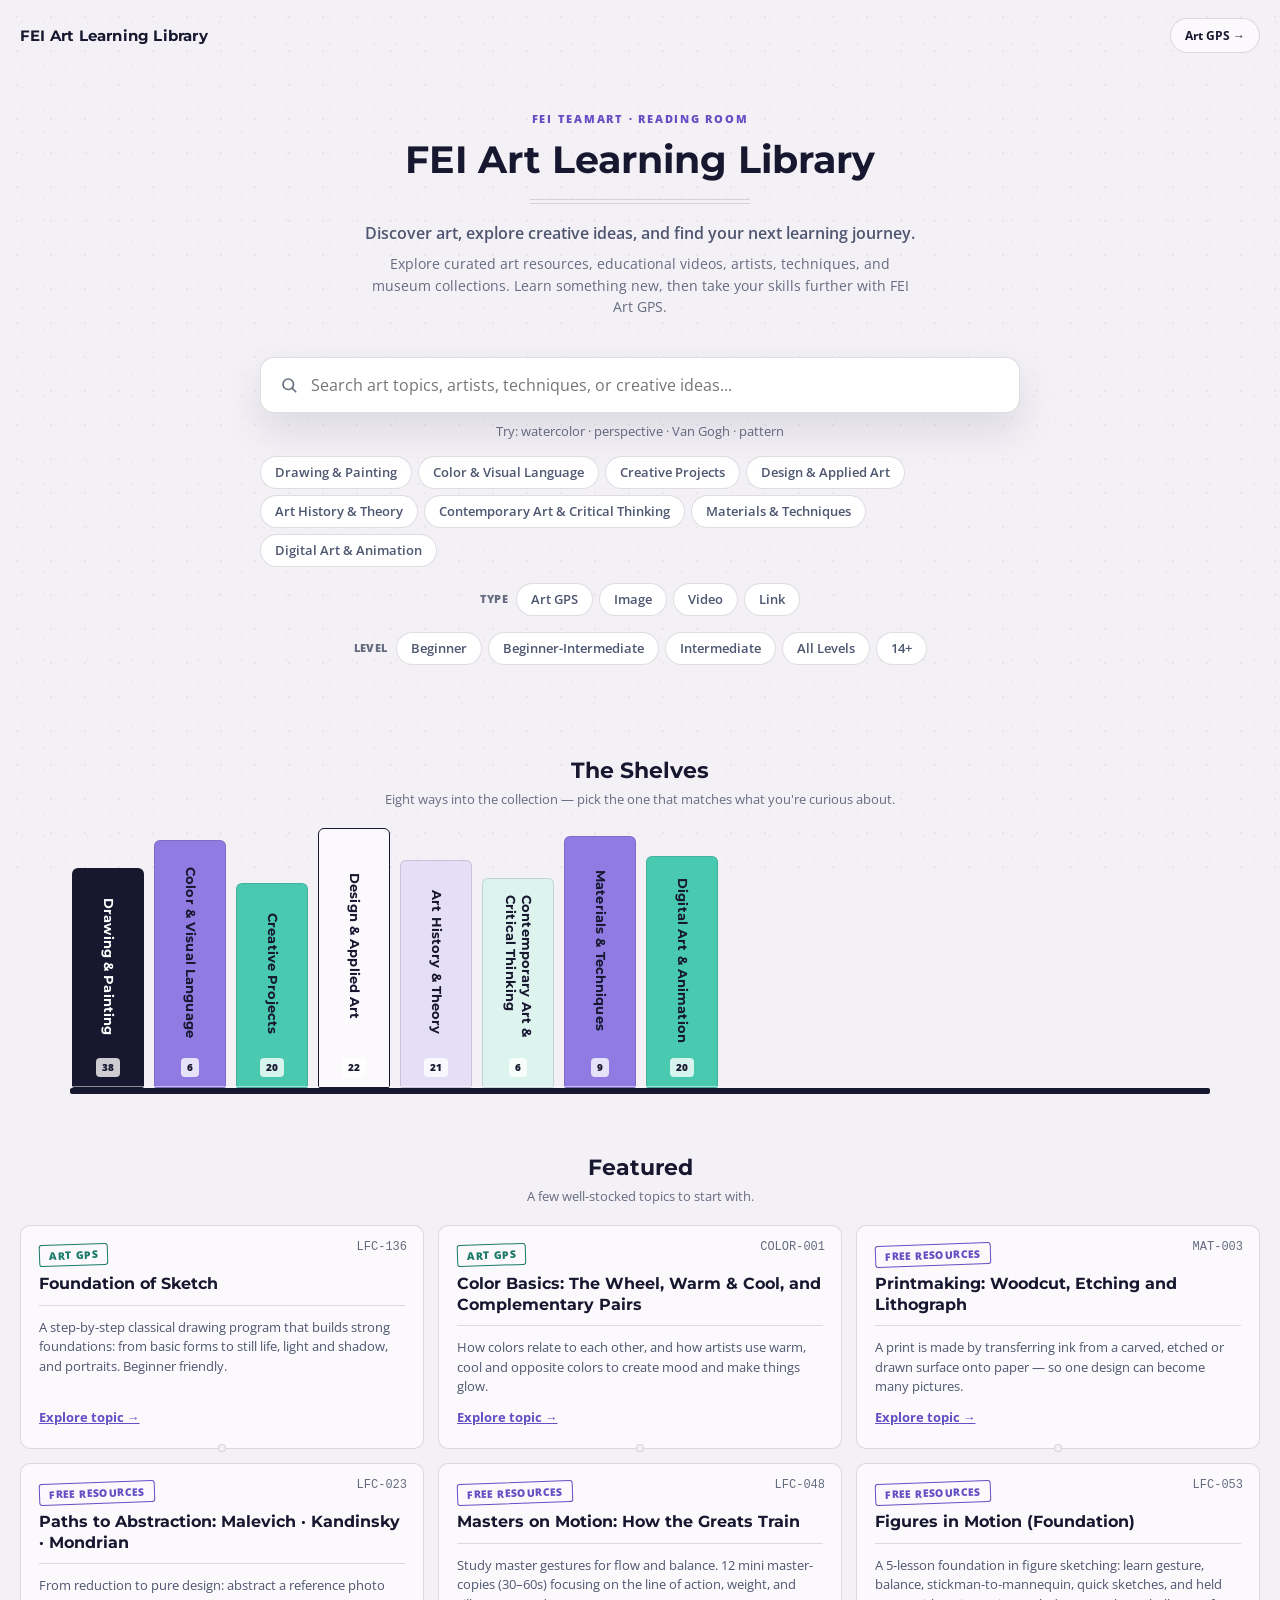
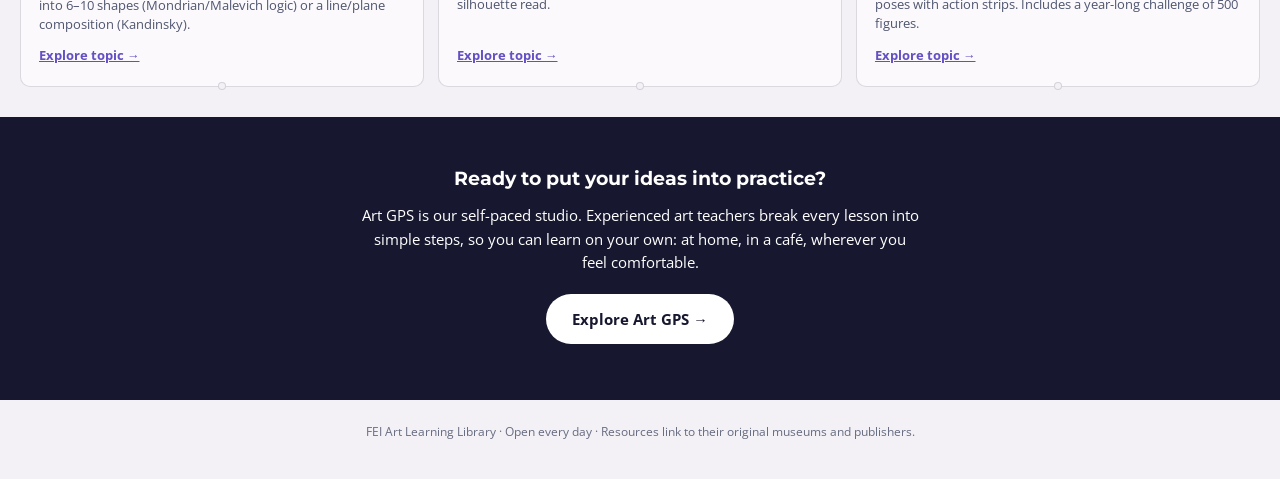
<file: index.html>
<!doctype html>
<html lang="en">
<head>
  <meta charset="utf-8">
  <meta name="viewport" content="width=device-width, initial-scale=1">
  <meta http-equiv="refresh" content="0; url=v3/index.html">
  <meta name="robots" content="noindex">
  <link rel="canonical" href="https://fayechenca-cmyk.github.io/lfc-classics-site/v3/index.html">
  <title>FEI Art Learning Library has moved</title>
  <link rel="preconnect" href="https://fonts.googleapis.com">
  <link rel="preconnect" href="https://fonts.gstatic.com" crossorigin>
  <link href="https://fonts.googleapis.com/css2?family=Montserrat:wght@400;700;800&family=Open+Sans:wght@400;600&display=swap" rel="stylesheet">
  <style>
    :root {
      --paper: #f3f0f6;
      --ink: #17182f;
      --text: #4f5670;
      --violet-text: #6450c4;
    }
    * { box-sizing: border-box; }
    html, body { margin: 0; padding: 0; }
    body {
      min-height: 100vh;
      display: flex;
      align-items: center;
      justify-content: center;
      background-color: var(--paper);
      background-image:
        radial-gradient(circle, rgba(23, 24, 47, 0.05) 1px, transparent 1px),
        radial-gradient(circle, rgba(23, 24, 47, 0.035) 1px, transparent 1px);
      background-size: 34px 34px, 22px 22px;
      background-position: 0 0, 11px 11px;
      font-family: 'Open Sans', sans-serif;
      color: var(--text);
      text-align: center;
      padding: 20px;
    }
    p { font-size: 15px; margin: 0; }
    a { color: var(--violet-text); font-weight: 700; text-decoration: underline; }
  </style>
</head>
<body>
  <p>The FEI Art Learning Library has moved. <a href="v3/index.html">Continue →</a></p>
  <script>
    location.replace('v3/index.html');
  </script>
</body>
</html>
</file>
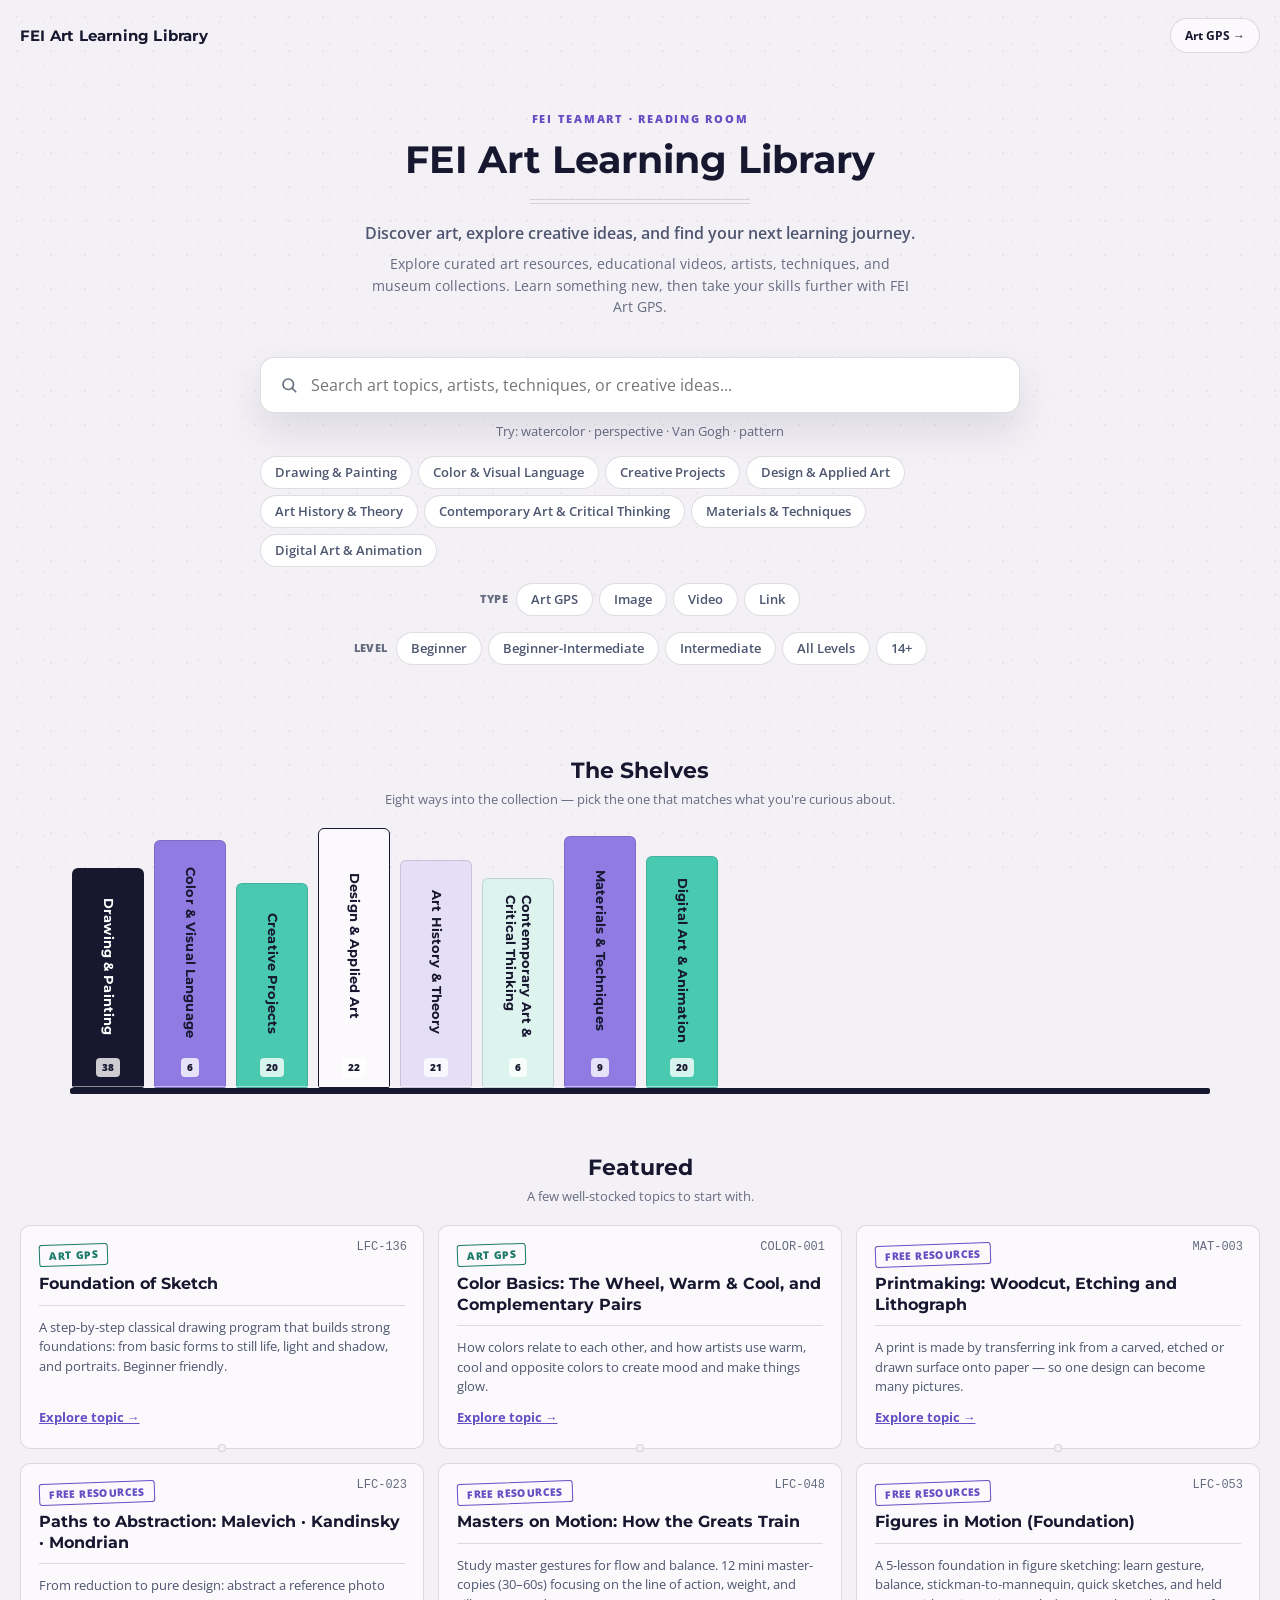
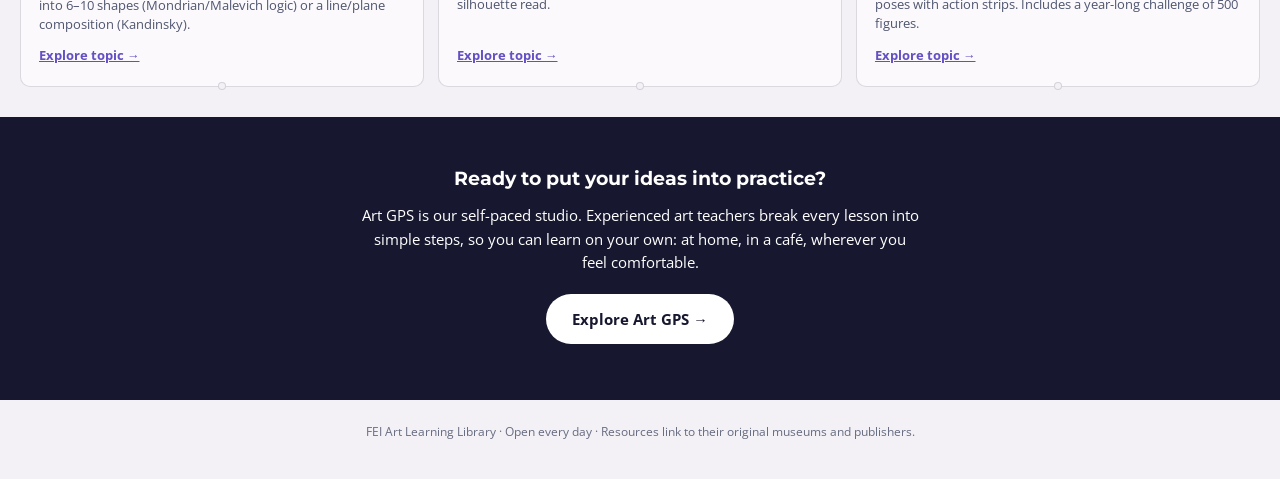
<file: v3/index.html>
<!doctype html>
<html lang="en">
<head>
  <meta charset="utf-8">
  <meta name="viewport" content="width=device-width, initial-scale=1">
  <title>FEI Art Learning Library</title>
  <meta name="description" content="Discover art, explore creative ideas, and find your next learning journey.">
  <link rel="preconnect" href="https://fonts.googleapis.com">
  <link rel="preconnect" href="https://fonts.gstatic.com" crossorigin>
  <link href="https://fonts.googleapis.com/css2?family=Montserrat:wght@400;700;800&family=Open+Sans:wght@400;600&display=swap" rel="stylesheet">
  <link rel="stylesheet" href="assets/css/tokens.css">
  <link rel="stylesheet" href="assets/css/library.css">
</head>
<body class="lib-dot-texture">

  <header class="lib-topbar">
    <span class="lib-logo">FEI Art Learning Library</span>
    <a class="lib-topbar-link" href="https://www.feiteamart.com/guided-practice-studio">Art GPS →</a>
  </header>

  <!-- A. Intro -->
  <section class="lib-hero">
    <div class="lib-eyebrow lib-hero-eyebrow">FEI TeamArt · Reading Room</div>
    <h1 class="lib-hero-title">FEI Art Learning Library</h1>
    <div class="lib-hero-rule" aria-hidden="true"><span></span><span></span></div>
    <p class="lib-hero-sub">Discover art, explore creative ideas, and find your next learning journey.</p>
    <p class="lib-hero-line">Explore curated art resources, educational videos, artists, techniques, and museum collections. Learn something new, then take your skills further with FEI Art GPS.</p>
  </section>

  <!-- B. Search -->
  <section class="lib-search-section" aria-label="Search the Library">
    <div class="lib-search-box">
      <label class="lib-search-label lib-visually-hidden" for="lib-search-input">Search the Library</label>
      <div class="lib-search-input-wrap">
        <input
          id="lib-search-input"
          class="lib-search-input"
          type="search"
          placeholder="Search art topics, artists, techniques, or creative ideas..."
          autocomplete="off"
        >
      </div>
      <p class="lib-search-hint">Try: watercolor · perspective · Van Gogh · pattern</p>

      <div class="lib-chip-row">
        <div class="lib-chip-group" id="lib-subject-chips" aria-label="Filter by subject"></div>
      </div>
      <div class="lib-chip-row">
        <div class="lib-chip-group" aria-label="Filter by resource type">
          <span class="lib-chip-group-label">Type</span>
          <div id="lib-type-chips" style="display:contents;">
            <button type="button" class="lib-chip" data-value="smartclass" aria-pressed="false">Art GPS</button>
            <button type="button" class="lib-chip" data-value="image" aria-pressed="false">Image</button>
            <button type="button" class="lib-chip" data-value="video" aria-pressed="false">Video</button>
            <button type="button" class="lib-chip" data-value="link" aria-pressed="false">Link</button>
          </div>
        </div>
      </div>
      <div class="lib-chip-row">
        <div class="lib-chip-group" aria-label="Filter by level">
          <span class="lib-chip-group-label">Level</span>
          <div id="lib-level-chips" style="display:contents;"></div>
        </div>
      </div>

      <div class="lib-results">
        <p class="lib-results-meta" id="lib-results-meta"></p>
        <div id="lib-results"></div>
      </div>

      <section id="lib-museum-section" aria-label="From Museum Collections" style="display:none; margin-top:30px;">
        <!-- populated by assets/js/museum-ui.js -->
      </section>
    </div>
  </section>

  <!-- C. Browse by Subject -> The Shelves -->
  <section class="lib-section" aria-label="Browse by subject">
    <div class="lib-section-heading">
      <h2 class="lib-section-title">The Shelves</h2>
      <p class="lib-section-sub">Eight ways into the collection — pick the one that matches what you're curious about.</p>
    </div>
    <div class="lib-container">
      <div class="lib-shelf-row" id="lib-categories"></div>
      <div class="lib-shelf-line" aria-hidden="true"></div>
      <p class="lib-shelf-scroll-hint">Scroll to see more shelves →</p>
    </div>
  </section>

  <!-- D. Featured -->
  <section class="lib-section" aria-label="Featured topics">
    <div class="lib-section-heading">
      <h2 class="lib-section-title">Featured</h2>
      <p class="lib-section-sub">A few well-stocked topics to start with.</p>
    </div>
    <div class="lib-grid lib-grid-3" id="lib-featured"></div>
  </section>

  <!-- E. Continue in Art GPS -->
  <section class="lib-cta-section" aria-label="Continue in Art GPS">
    <div class="lib-cta-box">
      <h2 class="lib-cta-heading">Ready to put your ideas into practice?</h2>
      <p class="lib-cta-text">Art GPS is our self-paced studio. Experienced art teachers break every lesson into simple steps, so you can learn on your own: at home, in a café, wherever you feel comfortable.</p>
      <a class="lib-cta-btn" id="lib-smartclass-cta-btn" href="https://www.feiteamart.com/guided-practice-studio">Explore Art GPS →</a>
    </div>
  </section>

  <footer class="lib-footer">
    FEI Art Learning Library &middot; Open every day &middot; Resources link to their original museums and publishers.
  </footer>

  <script type="module" src="assets/js/home.js"></script>
</body>
</html>
</file>
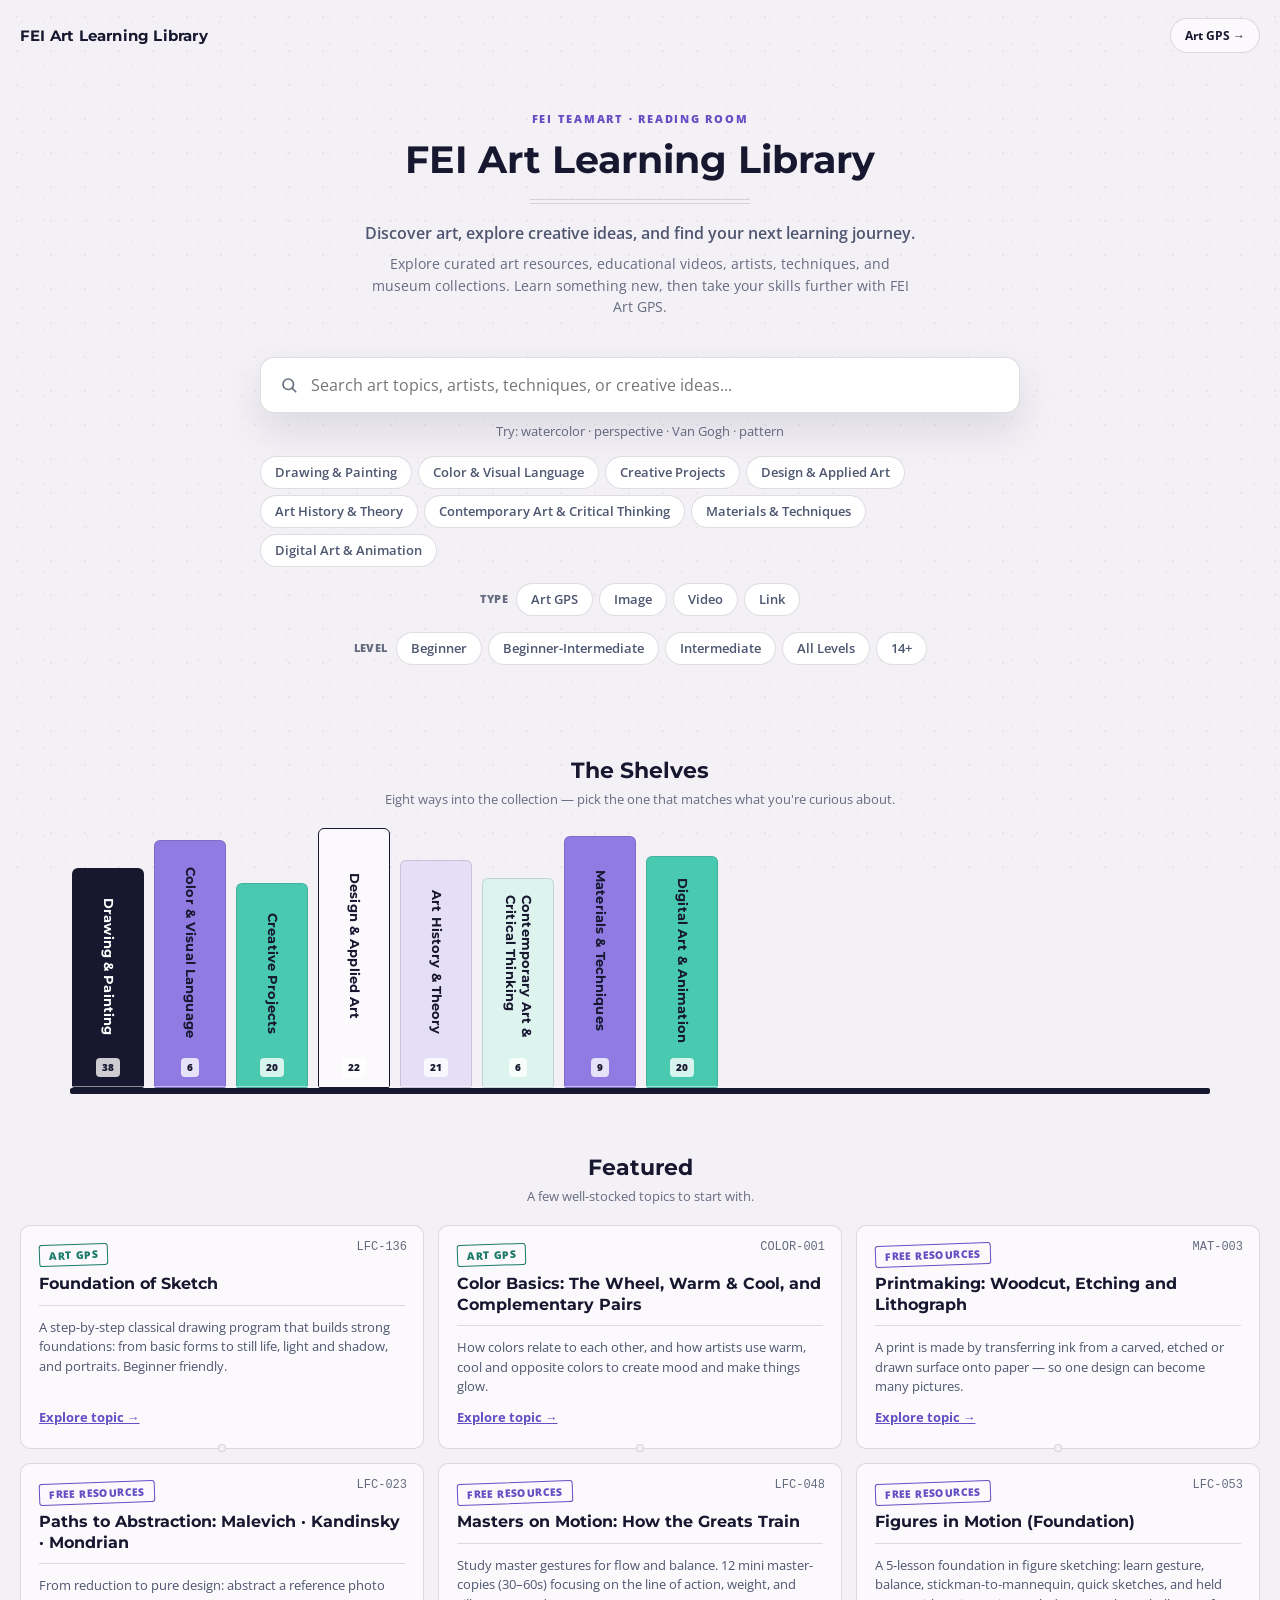
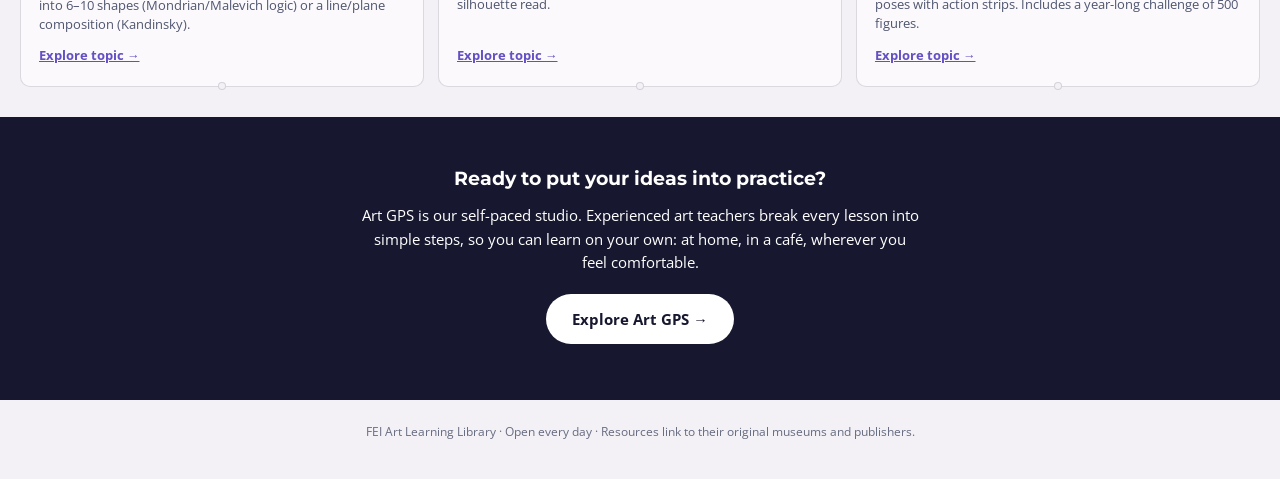
<file: v2/hub-v2.html>
<!doctype html>
<html lang="en">
<head>
  <meta charset="utf-8">
  <meta name="viewport" content="width=device-width, initial-scale=1">
  <meta http-equiv="refresh" content="0; url=../v3/index.html">
  <meta name="robots" content="noindex">
  <link rel="canonical" href="https://fayechenca-cmyk.github.io/lfc-classics-site/v3/index.html">
  <title>FEI Art Learning Library has moved</title>
  <link rel="preconnect" href="https://fonts.googleapis.com">
  <link rel="preconnect" href="https://fonts.gstatic.com" crossorigin>
  <link href="https://fonts.googleapis.com/css2?family=Montserrat:wght@400;700;800&family=Open+Sans:wght@400;600&display=swap" rel="stylesheet">
  <style>
    :root {
      --paper: #f3f0f6;
      --ink: #17182f;
      --text: #4f5670;
      --violet-text: #6450c4;
    }
    * { box-sizing: border-box; }
    html, body { margin: 0; padding: 0; }
    body {
      min-height: 100vh;
      display: flex;
      align-items: center;
      justify-content: center;
      background-color: var(--paper);
      background-image:
        radial-gradient(circle, rgba(23, 24, 47, 0.05) 1px, transparent 1px),
        radial-gradient(circle, rgba(23, 24, 47, 0.035) 1px, transparent 1px);
      background-size: 34px 34px, 22px 22px;
      background-position: 0 0, 11px 11px;
      font-family: 'Open Sans', sans-serif;
      color: var(--text);
      text-align: center;
      padding: 20px;
    }
    p { font-size: 15px; margin: 0; }
    a { color: var(--violet-text); font-weight: 700; text-decoration: underline; }
  </style>
</head>
<body>
  <p>The FEI Art Learning Library has moved. <a href="../v3/index.html">Continue →</a></p>
  <script>
    location.replace('../v3/index.html');
  </script>
</body>
</html>
</file>
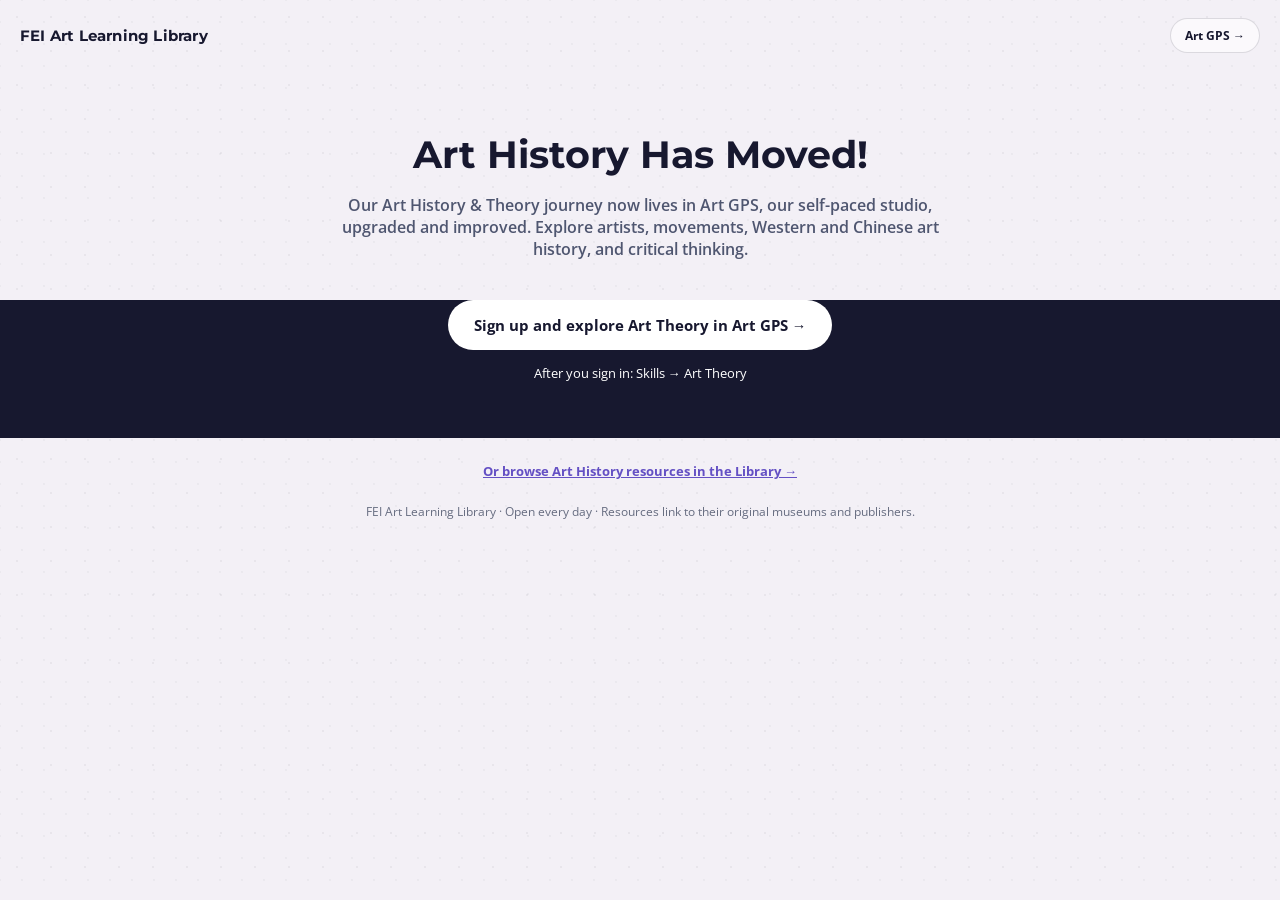
<file: v3/art-history.html>
<!doctype html>
<html lang="en">
<head>
  <meta charset="utf-8">
  <meta name="viewport" content="width=device-width, initial-scale=1">
  <title>Art History Has Moved</title>
  <link rel="preconnect" href="https://fonts.googleapis.com">
  <link rel="preconnect" href="https://fonts.gstatic.com" crossorigin>
  <link href="https://fonts.googleapis.com/css2?family=Montserrat:wght@400;700;800&family=Open+Sans:wght@400;600&display=swap" rel="stylesheet">
  <link rel="stylesheet" href="assets/css/tokens.css">
  <link rel="stylesheet" href="assets/css/library.css">
</head>
<body class="lib-dot-texture">

  <header class="lib-topbar">
    <a class="lib-logo" href="index.html">FEI Art Learning Library</a>
    <a class="lib-topbar-link" href="https://www.feiteamart.com/guided-practice-studio">Art GPS →</a>
  </header>

  <section class="lib-hero" style="padding-top:60px;">
    <h1 class="lib-hero-title">Art History Has Moved!</h1>
    <p class="lib-hero-sub">Our Art History &amp; Theory journey now lives in Art GPS, our self-paced studio, upgraded and improved. Explore artists, movements, Western and Chinese art history, and critical thinking.</p>
  </section>

  <section class="lib-cta-section" style="padding-top:0;">
    <div class="lib-cta-box">
      <a class="lib-cta-btn" id="art-history-cta-btn" href="https://www.feiteamart.com/guided-practice-studio">Sign up and explore Art Theory in Art GPS →</a>
      <div style="margin-top:14px; font-size:13px; color:#fff;">After you sign in: Skills → Art Theory</div>
    </div>
  </section>

  <p style="margin:24px auto 0; text-align:center; font-size:13px;">
    <a href="index.html#subject=art-history-theory" style="text-decoration:underline; color:var(--violet-text); font-weight:700;">Or browse Art History resources in the Library →</a>
  </p>

  <footer class="lib-footer">
    FEI Art Learning Library &middot; Open every day &middot; Resources link to their original museums and publishers.
  </footer>

  <script type="module">
    import { loadLibraryData } from './assets/js/data-loader.js';
    loadLibraryData().then(({ smartclass }) => {
      const btn = document.getElementById('art-history-cta-btn');
      if (btn && smartclass && smartclass.entry) btn.href = smartclass.entry;
    }).catch(() => {});
  </script>
</body>
</html>
</file>
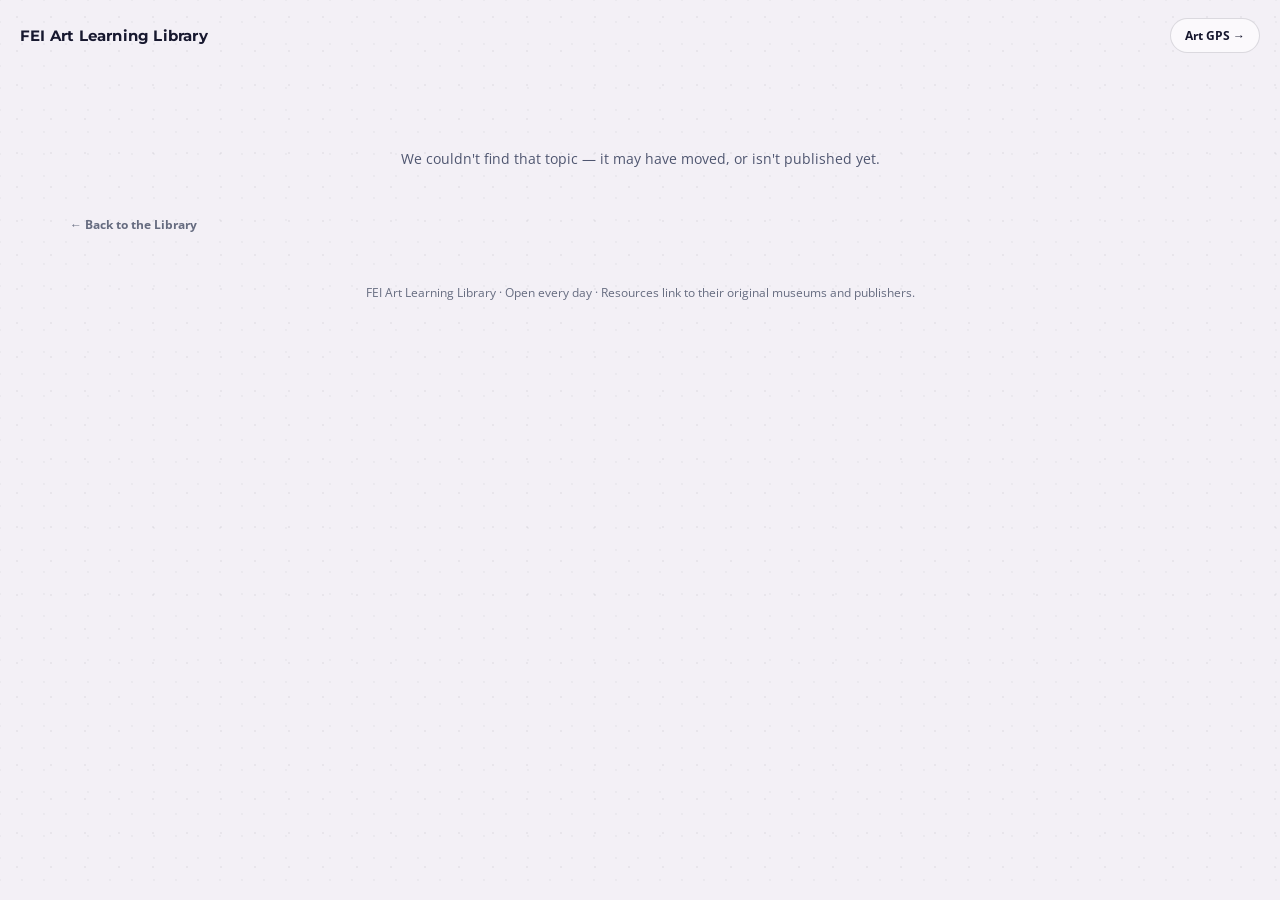
<file: v3/topic.html>
<!doctype html>
<html lang="en">
<head>
  <meta charset="utf-8">
  <meta name="viewport" content="width=device-width, initial-scale=1">
  <title>Topic · FEI Art Learning Library</title>
  <link rel="preconnect" href="https://fonts.googleapis.com">
  <link rel="preconnect" href="https://fonts.gstatic.com" crossorigin>
  <link href="https://fonts.googleapis.com/css2?family=Montserrat:wght@400;700;800&family=Open+Sans:wght@400;600&display=swap" rel="stylesheet">
  <link rel="stylesheet" href="assets/css/tokens.css">
  <link rel="stylesheet" href="assets/css/library.css">
</head>
<body class="lib-dot-texture">

  <header class="lib-topbar">
    <a class="lib-logo" href="index.html">FEI Art Learning Library</a>
    <a class="lib-topbar-link" href="https://www.feiteamart.com/guided-practice-studio">Art GPS →</a>
  </header>

  <main id="lib-topic-root">
    <!-- populated by assets/js/topic.js -->
  </main>

  <footer class="lib-footer">
    FEI Art Learning Library &middot; Open every day &middot; Resources link to their original museums and publishers.
  </footer>

  <script type="module" src="assets/js/topic.js"></script>
</body>
</html>
</file>
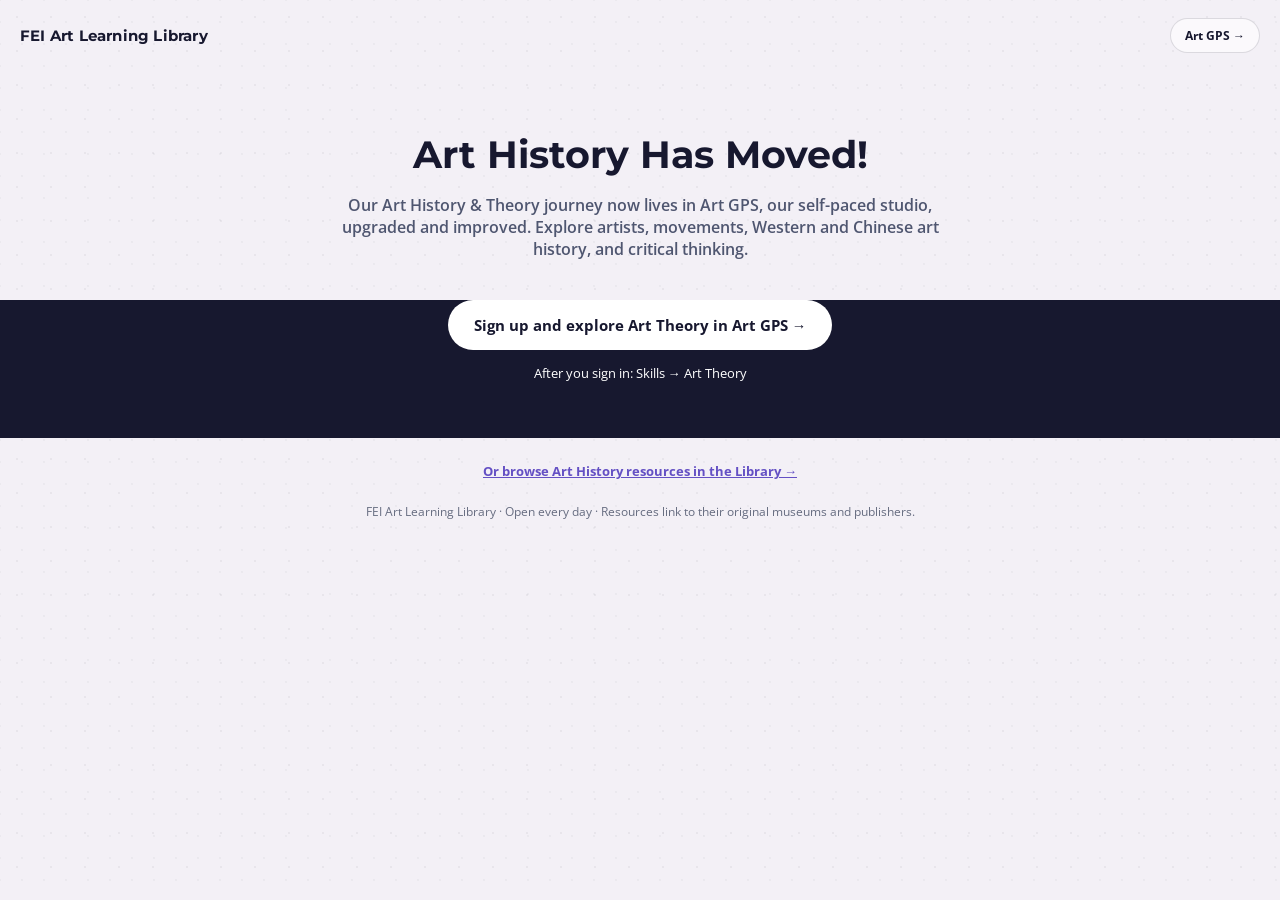
<file: v2/pages/art-history-entry.html>
<!doctype html>
<html lang="en">
<head>
  <meta charset="utf-8">
  <meta name="viewport" content="width=device-width, initial-scale=1">
  <meta http-equiv="refresh" content="0; url=../../v3/art-history.html">
  <meta name="robots" content="noindex">
  <link rel="canonical" href="https://fayechenca-cmyk.github.io/lfc-classics-site/v3/art-history.html">
  <title>FEI Art Learning Library has moved</title>
  <link rel="preconnect" href="https://fonts.googleapis.com">
  <link rel="preconnect" href="https://fonts.gstatic.com" crossorigin>
  <link href="https://fonts.googleapis.com/css2?family=Montserrat:wght@400;700;800&family=Open+Sans:wght@400;600&display=swap" rel="stylesheet">
  <style>
    :root {
      --paper: #f3f0f6;
      --ink: #17182f;
      --text: #4f5670;
      --violet-text: #6450c4;
    }
    * { box-sizing: border-box; }
    html, body { margin: 0; padding: 0; }
    body {
      min-height: 100vh;
      display: flex;
      align-items: center;
      justify-content: center;
      background-color: var(--paper);
      background-image:
        radial-gradient(circle, rgba(23, 24, 47, 0.05) 1px, transparent 1px),
        radial-gradient(circle, rgba(23, 24, 47, 0.035) 1px, transparent 1px);
      background-size: 34px 34px, 22px 22px;
      background-position: 0 0, 11px 11px;
      font-family: 'Open Sans', sans-serif;
      color: var(--text);
      text-align: center;
      padding: 20px;
    }
    p { font-size: 15px; margin: 0; }
    a { color: var(--violet-text); font-weight: 700; text-decoration: underline; }
  </style>
</head>
<body>
  <p>The FEI Art Learning Library has moved. <a href="../../v3/art-history.html">Continue →</a></p>
  <script>
    location.replace('../../v3/art-history.html');
  </script>
</body>
</html>
</file>
<file: v3/assets/css/tokens.css>
/* FEI Art Learning Library (v3) -- design tokens, matching the brand
   palette on the live feiteamart.com homepage. No gradients anywhere.

   Two values were darkened from the values given in the brief to pass
   WCAG AA at the sizes they are actually used at (captions/meta and
   small Smart Class marks are body-size text, which needs 4.5:1, not
   the 3:1 large-text/UI minimum):
     --muted     #7a8198 -> #666c80  (was 3.43:1 on --paper, now 4.63:1)
     --mint-text #1f8a75 -> #1b7a68  (was 3.76:1 on --paper, now 4.62:1)
   Every other token as given already passes AA at its intended use
   (see the contrast check run before this file was written). */
:root {
  --font-display: 'Montserrat', sans-serif;
  --font-body: 'Open Sans', sans-serif;

  --ink: #17182f;
  --ink-soft: #26284a;
  --text: #4f5670;
  --muted: #666c80;
  --violet: #8f7be2;
  --violet-text: #6450c4;
  --mint: #48c9b0;
  --mint-text: #1b7a68;
  --paper: #f3f0f6;
  --paper-card: #fbf9fc;
  --line: rgba(23, 24, 47, 0.14);

  /* Light tints for the shelf spines -- about 20-30% of each accent
     mixed into --paper-card, computed once here rather than relying
     on color-mix() (not yet universal) in the stylesheet that uses them. */
  --violet-tint: #e4def7;
  --mint-tint: #dcf3ee;

  --radius-pill: 999px;
  --radius-md: 14px;
  --radius-sm: 10px;

  --shadow-mat: 0 18px 40px rgba(23, 24, 47, 0.1);

  --max-width: 1180px;
  --page-pad: 20px;
}

/* The homepage's dot texture -- two layered radial-gradient dot
   patterns, not a color wash. Allowed: the brief only bans gradients
   used as a color transition/wash, not a repeating dot pattern. */
.lib-dot-texture {
  background-color: var(--paper);
  background-image:
    radial-gradient(circle, rgba(23, 24, 47, 0.05) 1px, transparent 1px),
    radial-gradient(circle, rgba(23, 24, 47, 0.035) 1px, transparent 1px);
  background-size: 34px 34px, 22px 22px;
  background-position: 0 0, 11px 11px;
}

/* ── Buttons ── */
.lib-btn-primary {
  display: inline-flex;
  align-items: center;
  justify-content: center;
  gap: 6px;
  background: var(--ink);
  color: #fff;
  font-family: var(--font-body);
  font-weight: 700;
  font-size: 14.5px;
  border-radius: var(--radius-pill);
  min-height: 50px;
  padding: 0 26px;
  border: none;
  transition: transform 0.15s ease, background 0.15s ease;
}
.lib-btn-primary:hover {
  background: var(--ink-soft);
  transform: translateY(-2px);
}
@media (prefers-reduced-motion: reduce) {
  .lib-btn-primary:hover { transform: none; }
}

.lib-btn-secondary {
  display: inline-flex;
  align-items: center;
  justify-content: center;
  gap: 6px;
  background: transparent;
  color: var(--ink);
  font-family: var(--font-body);
  font-weight: 700;
  font-size: 13.5px;
  border-radius: var(--radius-pill);
  min-height: 42px;
  padding: 0 20px;
  border: 1px solid var(--line);
  transition: border-color 0.15s ease;
}
.lib-btn-secondary:hover { border-color: var(--ink); }

/* ── Eyebrow labels ── */
.lib-eyebrow {
  font-family: var(--font-body);
  font-size: 11px;
  font-weight: 800;
  letter-spacing: 0.16em;
  text-transform: uppercase;
  color: var(--violet-text);
}

/* ── Focus visibility (violet ring everywhere) ── */
a:focus-visible,
button:focus-visible,
input:focus-visible,
[tabindex]:focus-visible {
  outline: 3px solid var(--violet);
  outline-offset: 2px;
  border-radius: var(--radius-sm);
}
</file>
<file: v3/assets/css/library.css>
/* FEI Art Learning Library (v3) -- shared styles.
   Visual Refresh (Part A), commit A2 of 2: topic cards and the topic
   page -- catalog index cards (call number, ruled title line, punched
   hole, library stamps), the topic page's bookmark ribbon, eyebrow
   section headings, museum-mat image resources and the quiet
   "CHECKED <MONTH YEAR>" date stamp. Commit A1 (tokens, global styles,
   the homepage) landed first; see assets/css/tokens.css for the brand
   palette and the WCAG AA contrast note.

   A handful of lower-traffic A1-owned rules (the topbar link, results
   meta/empty-state text, the search field shadow) still read through
   the --lib-* alias block below rather than the real token names --
   left as-is since they resolve to the same values either way and
   are out of this commit's own scope. */

:root {
  --lib-bg: var(--paper);
  --lib-card: var(--paper-card);
  --lib-ink: var(--ink);
  --lib-text-soft: var(--muted);
  --lib-text-mid: var(--text);
  --lib-line: var(--line);

  --lib-purple: var(--violet-text);
  --lib-gradient: var(--violet-text);
  --lib-gold: var(--mint-text);

  --radius-lg: 24px;
  --radius-md: 16px;
  --radius-sm: 10px;
  --radius-pill: 999px;

  --shadow-soft: var(--shadow-mat);
  --shadow-card: 0 6px 18px rgba(23, 24, 47, 0.06);

  --transition-fast: 0.15s ease;
}

* { box-sizing: border-box; }

html, body {
  margin: 0;
  padding: 0;
  background: var(--lib-bg);
  color: var(--text);
  font-family: var(--font-body);
  -webkit-font-smoothing: antialiased;
}

body {
  min-height: 100vh;
  overflow-x: hidden;
}
body.lib-dot-texture { background-attachment: fixed; }

img { max-width: 100%; display: block; }

a {
  color: inherit;
  text-decoration: none;
}

h1, h2, h3, .font-display {
  font-family: var(--font-display);
  font-weight: 700;
  color: var(--ink);
  margin: 0;
}

.lib-container {
  max-width: var(--max-width);
  margin: 0 auto;
  padding: 0 var(--page-pad);
}

@media (prefers-reduced-motion: reduce) {
  * { transition: none !important; animation: none !important; }
}

/* ── Topbar ── */
.lib-topbar {
  padding: 18px var(--page-pad);
  display: flex; align-items: center; justify-content: space-between;
  gap: 12px;
}
.lib-logo {
  font-family: var(--font-display);
  font-weight: 700;
  font-size: 15px;
  letter-spacing: 0.2px;
  color: var(--ink);
}
.lib-topbar-link {
  font-size: 12px;
  font-weight: 700;
  color: var(--ink);
  padding: 8px 14px;
  border-radius: var(--radius-pill);
  border: 1px solid var(--lib-line);
  background: var(--lib-card);
}
.lib-topbar-link:hover { border-color: var(--ink); }

/* ── Intro / Header ── */
.lib-hero {
  padding: 40px var(--page-pad) 30px;
  text-align: center;
}
.lib-hero-eyebrow {
  margin-bottom: 10px;
}
.lib-hero-title {
  font-size: 30px;
  font-weight: 700;
  color: var(--ink);
  margin-bottom: 16px;
}
@media (min-width: 640px) {
  .lib-hero-title { font-size: 38px; }
}
/* Double rule under the title block, like the heading of a card
   catalog drawer -- two 1px lines, 3px apart. */
.lib-hero-rule {
  width: 220px;
  margin: 0 auto 18px;
}
.lib-hero-rule span {
  display: block;
  height: 1px;
  background: var(--line);
}
.lib-hero-rule span + span { margin-top: 3px; }
.lib-hero-sub {
  font-size: 16px;
  font-weight: 600;
  color: var(--text);
  max-width: 640px;
  margin: 0 auto 10px;
}
.lib-hero-line {
  font-size: 13.5px;
  color: var(--muted);
  max-width: 560px;
  margin: 0 auto;
  line-height: 1.6;
}

/* ── Search ── */
.lib-search-section {
  padding: 8px var(--page-pad) 36px;
}
.lib-search-box {
  max-width: 760px;
  margin: 0 auto;
}
/* "Search the Library" label stays for screen readers only -- the
   Reading Room design is just the field, the icon and the hint line. */
.lib-search-label {
  display: block;
}
.lib-search-input-wrap {
  position: relative;
}
.lib-search-input-wrap::before {
  content: '';
  position: absolute;
  left: 20px; top: 50%;
  width: 18px; height: 18px;
  transform: translateY(-50%);
  background-color: var(--muted);
  -webkit-mask: url("data:image/svg+xml;utf8,<svg xmlns='http://www.w3.org/2000/svg' viewBox='0 0 24 24' fill='none' stroke='black' stroke-width='2.2' stroke-linecap='round'><circle cx='11' cy='11' r='7'/><line x1='21' y1='21' x2='16.2' y2='16.2'/></svg>") center / contain no-repeat;
  mask: url("data:image/svg+xml;utf8,<svg xmlns='http://www.w3.org/2000/svg' viewBox='0 0 24 24' fill='none' stroke='black' stroke-width='2.2' stroke-linecap='round'><circle cx='11' cy='11' r='7'/><line x1='21' y1='21' x2='16.2' y2='16.2'/></svg>") center / contain no-repeat;
  pointer-events: none;
}
.lib-search-input {
  width: 100%;
  font-family: var(--font-body);
  font-size: 16px;
  padding: 16px 20px 16px 50px;
  border-radius: 14px;
  border: 1px solid var(--line);
  background: #fff;
  box-shadow: var(--shadow-soft);
}
.lib-search-input:focus {
  border-color: var(--violet);
  outline: none;
}
.lib-search-hint {
  text-align: center;
  font-size: 12.5px;
  color: var(--muted);
  margin-top: 10px;
}

.lib-chip-row {
  display: flex;
  flex-wrap: wrap;
  gap: 8px;
  justify-content: center;
  margin-top: 16px;
}
.lib-chip-group {
  display: flex;
  flex-wrap: wrap;
  gap: 6px;
  align-items: center;
}
.lib-chip-group-label {
  font-size: 10.5px;
  font-weight: 800;
  letter-spacing: 0.4px;
  text-transform: uppercase;
  color: var(--muted);
  margin-right: 2px;
}
.lib-chip {
  font-family: var(--font-body);
  font-size: 12.5px;
  font-weight: 600;
  padding: 7px 14px;
  border-radius: var(--radius-pill);
  border: 1px solid var(--line);
  background: #fff;
  color: var(--text);
  cursor: pointer;
  transition: var(--transition-fast);
}
.lib-chip:hover { border-color: var(--violet); color: var(--violet-text); }
.lib-chip[aria-pressed="true"] {
  background: var(--violet-tint);
  border-color: var(--violet);
  color: var(--violet-text);
  font-weight: 700;
}

/* ── Results ── */
.lib-results {
  margin-top: 26px;
}
.lib-results-meta {
  font-size: 12.5px;
  color: var(--lib-text-soft);
  margin-bottom: 14px;
  text-align: center;
}
.lib-empty {
  text-align: center;
  padding: 30px 16px;
  color: var(--lib-text-mid);
  font-size: 14px;
}

.lib-grid {
  display: grid;
  grid-template-columns: 1fr;
  gap: 14px;
}
@media (min-width: 640px) {
  .lib-grid.lib-grid-2 { grid-template-columns: 1fr 1fr; }
}
@media (min-width: 900px) {
  .lib-grid.lib-grid-3 { grid-template-columns: 1fr 1fr 1fr; }
}

/* ── Topic card: catalog index card ── */
.lib-card {
  position: relative;
  background: var(--paper-card);
  border: 1px solid var(--line);
  border-radius: 10px;
  padding: 18px 18px 22px;
  display: flex;
  flex-direction: column;
  gap: 8px;
}
.lib-card-callnumber {
  position: absolute;
  top: 14px; right: 16px;
  font-family: 'Courier New', Courier, monospace;
  font-size: 12px;
  color: var(--muted);
}
/* Library stamps: outlined, slightly rotated, like a librarian's
   date/category stamp on an index card. */
.lib-stamp {
  display: inline-flex;
  align-self: flex-start;
  font-size: 10.5px;
  font-weight: 800;
  letter-spacing: 0.4px;
  text-transform: uppercase;
  padding: 3px 9px;
  border-radius: 3px;
  border: 1px solid currentColor;
  transform: rotate(-2deg);
  margin-right: 46px; /* keep clear of the call number */
}
.lib-stamp.stamp-mint { color: var(--mint-text); }
.lib-stamp.stamp-violet { color: var(--violet-text); }
.lib-card-soon {
  font-size: 11px;
  font-weight: 700;
  color: var(--muted);
}
.lib-card-title {
  font-family: var(--font-display);
  font-size: 16px;
  font-weight: 700;
  color: var(--ink);
  line-height: 1.3;
}
.lib-card-ruled-line {
  display: block;
  height: 1px;
  background: var(--line);
  margin: 2px 0 4px;
}
.lib-card-summary {
  font-size: 13px;
  color: var(--text);
  line-height: 1.5;
  flex: 1;
}
.lib-card-action {
  font-size: 12.5px;
  font-weight: 700;
  color: var(--violet-text);
  text-decoration: underline;
  margin-top: 4px;
}
.lib-card:focus-visible { outline: 3px solid var(--violet); outline-offset: 2px; }
.lib-card-hole {
  position: absolute;
  bottom: -4px;
  left: 50%;
  transform: translateX(-50%);
  width: 8px; height: 8px;
  border-radius: 50%;
  background: var(--paper);
  border: 1px solid var(--line);
}

/* ── Section heading ── */
.lib-section {
  padding: 30px var(--page-pad);
}
.lib-section-heading {
  text-align: center;
  margin-bottom: 20px;
}
.lib-section-title {
  font-size: 22px;
  font-weight: 700;
  color: var(--ink);
}
.lib-section-sub {
  font-size: 13px;
  color: var(--muted);
  margin-top: 6px;
}

/* ── The Shelves (Browse by Subject) ──
   Book spines standing on a shelf line. Colors come only from the
   brand family (--ink/--violet/--mint, their light tints, or
   --paper-card with an --ink outline); every pairing passes AA (see
   the contrast check referenced in tokens.css). On mobile the row
   scrolls horizontally inside itself -- the page never scrolls
   sideways -- with a visible "scroll for more" hint underneath. */
.lib-shelf-row {
  display: flex;
  align-items: flex-end;
  gap: 10px;
  padding: 0 2px 6px;
}
.lib-shelf-line {
  height: 6px;
  background: var(--ink);
  border-radius: 2px;
  position: relative;
  margin-top: -6px;
}
.lib-shelf-line::before {
  content: '';
  position: absolute;
  top: -2px; left: 0; right: 0;
  height: 1px;
  background: rgba(255, 255, 255, 0.5);
}
.lib-shelf-scroll-hint {
  display: none;
  text-align: center;
  font-size: 11.5px;
  color: var(--muted);
  margin-top: 10px;
}
@media (max-width: 639px) {
  .lib-shelf-row {
    overflow-x: auto;
    -webkit-overflow-scrolling: touch;
    scroll-padding: 0 20px;
  }
  .lib-shelf-scroll-hint { display: block; }
}
.lib-spine {
  display: flex;
  flex-direction: column;
  align-items: center;
  justify-content: flex-end;
  flex-shrink: 0;
  width: 72px;
  border: 1px solid var(--line);
  border-radius: 6px 6px 2px 2px;
  padding: 16px 4px 10px;
  text-decoration: none;
  transition: transform 0.15s ease;
}
.lib-spine:hover,
.lib-spine:focus-visible {
  transform: translateY(-8px);
}
@media (prefers-reduced-motion: reduce) {
  .lib-spine:hover, .lib-spine:focus-visible { transform: none; }
}
.lib-spine-title {
  writing-mode: vertical-rl;
  font-family: var(--font-display);
  font-weight: 700;
  font-size: 12.5px;
  letter-spacing: 0.01em;
  flex: 1;
  display: flex;
  align-items: center;
  justify-content: center;
  margin-bottom: 10px;
  line-height: 1.3;
}
.lib-spine-count {
  font-size: 9.5px;
  font-weight: 800;
  color: var(--ink);
  background: rgba(255, 255, 255, 0.78);
  padding: 3px 6px;
  border-radius: 4px;
  white-space: nowrap;
}
.lib-spine.spine-ink { background: var(--ink); color: #fff; }
.lib-spine.spine-violet { background: var(--violet); color: var(--ink); }
.lib-spine.spine-mint { background: var(--mint); color: var(--ink); }
.lib-spine.spine-violet-tint { background: var(--violet-tint); color: var(--ink); }
.lib-spine.spine-mint-tint { background: var(--mint-tint); color: var(--ink); }
.lib-spine.spine-outline { background: var(--paper-card); color: var(--ink); border: 1.5px solid var(--ink); }

/* ── Continue in Smart Class band (homepage) --
   the one dark area on the page, so it reads as "the next room." ── */
.lib-cta-section {
  padding: 50px var(--page-pad) 56px;
  text-align: center;
  background: var(--ink);
}
.lib-cta-box {
  max-width: 560px;
  margin: 0 auto;
}
.lib-cta-heading {
  font-size: 19px;
  font-weight: 700;
  color: #fff;
  margin-bottom: 10px;
}
.lib-cta-text {
  font-size: 14.5px;
  line-height: 1.6;
  margin-bottom: 20px;
  color: #fff;
}
.lib-cta-btn {
  display: inline-flex;
  align-items: center;
  justify-content: center;
  background: #fff;
  color: var(--ink);
  font-weight: 700;
  font-size: 14.5px;
  min-height: 50px;
  padding: 0 26px;
  border-radius: var(--radius-pill);
  transition: transform 0.15s ease;
}
.lib-cta-btn:hover { transform: translateY(-2px); }
@media (prefers-reduced-motion: reduce) { .lib-cta-btn:hover { transform: none; } }

/* ── Topic page ── */
.lib-topic-header { padding: 34px var(--page-pad) 10px; position: relative; }
.lib-back-link {
  display: inline-flex;
  align-items: center;
  gap: 6px;
  font-size: 12px;
  font-weight: 700;
  color: var(--muted);
  margin-bottom: 18px;
}
.lib-back-link:hover { color: var(--violet-text); }

/* Bookmark ribbon -- purely decorative, hangs from the top edge above
   the title. A rectangle with a V-notch cut into the bottom, made with
   two rotated squares rather than clip-path (simpler to keep crisp at
   this size). */
.lib-bookmark-ribbon {
  position: absolute;
  top: 0; left: var(--page-pad);
  width: 14px; height: 24px;
  background: var(--violet);
}
.lib-bookmark-ribbon::after {
  content: '';
  position: absolute;
  bottom: -7px; left: 0;
  width: 0; height: 0;
  border-left: 7px solid transparent;
  border-right: 7px solid transparent;
  border-top: 7px solid var(--paper);
}
.lib-topic-kicker {
  font-size: 11px;
  font-weight: 800;
  letter-spacing: 0.16em;
  text-transform: uppercase;
  color: var(--violet-text);
  margin-bottom: 8px;
}
.lib-topic-title {
  font-size: 26px;
  font-weight: 700;
  color: var(--ink);
  margin-bottom: 10px;
}
.lib-topic-meta {
  font-size: 12.5px;
  color: var(--muted);
  margin-bottom: 4px;
}
.lib-topic-summary {
  font-size: 15px;
  color: var(--text);
  line-height: 1.6;
  max-width: 680px;
}

/* Optional "why no images" note (v3/COMPLIANCE.md data model) -- a
   quiet single line above the resource sections. */
.lib-image-note {
  display: flex;
  align-items: center;
  gap: 7px;
  font-size: 12px;
  color: var(--muted);
}
.lib-image-note-icon {
  flex-shrink: 0;
  width: 14px; height: 14px;
  border-radius: 50%;
  border: 1.5px solid var(--muted);
  display: inline-flex;
  align-items: center;
  justify-content: center;
  font-size: 10px;
  font-weight: 800;
  font-style: italic;
  font-family: Georgia, serif;
  line-height: 1;
}

.lib-key-concepts {
  list-style: none;
  padding: 0; margin: 0;
  display: flex; flex-wrap: wrap; gap: 8px;
}
.lib-key-concepts li {
  font-size: 12.5px;
  font-weight: 600;
  background: var(--violet-tint);
  color: var(--violet-text);
  padding: 7px 12px;
  border-radius: var(--radius-pill);
}

.lib-try-it {
  background: var(--mint-tint);
  border-radius: var(--radius-md);
  padding: 16px 18px;
  font-size: 13.5px;
  line-height: 1.6;
  color: var(--text);
}
.lib-try-it strong { color: var(--ink); }

/* Resources -- images get the museum mat + plaque treatment (same
   pattern as .lib-museum-card): white mat, 1px --line border, soft
   shadow, an outlined Public Domain tag, title, meta and an
   underlined "View at museum" link. */
.lib-resource-image-grid {
  display: grid;
  grid-template-columns: 1fr;
  gap: 18px;
}
@media (min-width: 640px) {
  .lib-resource-image-grid { grid-template-columns: 1fr 1fr; }
}
.lib-resource-image-card {
  background: #fff;
  border: 1px solid var(--line);
  border-radius: 4px;
  padding: 10px;
  box-shadow: var(--shadow-mat);
}
.lib-resource-image-card img {
  width: 100%; height: auto;
  border: 1px solid var(--line);
}
.lib-resource-image-body { padding: 10px 2px 2px; }
.lib-resource-pd-tag {
  display: inline-block;
  font-size: 9.5px;
  font-weight: 800;
  letter-spacing: 0.4px;
  text-transform: uppercase;
  border: 1px solid var(--mint-text);
  color: var(--mint-text);
  padding: 2px 8px;
  border-radius: 4px;
  margin-bottom: 6px;
}
.lib-resource-title { font-weight: 700; font-size: 13.5px; margin-bottom: 2px; color: var(--ink); }
.lib-resource-attribution {
  font-size: 11.5px;
  color: var(--muted);
  line-height: 1.5;
}
.lib-resource-attribution a { color: var(--violet-text); font-weight: 700; text-decoration: underline; }
.lib-resource-view-link {
  display: inline-block;
  margin-top: 6px;
  font-size: 11.5px;
  font-weight: 700;
  color: var(--violet-text);
  text-decoration: underline;
}
.lib-resource-note {
  font-size: 12px;
  color: var(--text);
  margin-top: 6px;
  line-height: 1.5;
}

.lib-resource-list {
  display: flex;
  flex-direction: column;
  gap: 10px;
}
.lib-resource-row {
  background: var(--paper-card);
  border: 1px solid var(--line);
  border-radius: var(--radius-md);
  padding: 14px 16px;
}
.lib-resource-row-head {
  display: flex;
  justify-content: space-between;
  align-items: baseline;
  gap: 10px;
  flex-wrap: wrap;
}
.lib-resource-publisher {
  font-size: 11px;
  font-weight: 700;
  color: var(--muted);
  text-transform: uppercase;
  letter-spacing: 0.3px;
}
.lib-resource-open {
  font-size: 12.5px;
  font-weight: 700;
  color: var(--violet-text);
  text-decoration: underline;
  white-space: nowrap;
}

/* Video references grid -- shown instead of a single video card when
   a topic has 2+ videos (see topic.js). */
.lib-video-grid {
  display: grid;
  grid-template-columns: 1fr;
  gap: 14px;
}
@media (min-width: 640px) {
  .lib-video-grid { grid-template-columns: 1fr 1fr; }
}
.lib-video-card {
  background: var(--paper-card);
  border: 1px solid var(--line);
  border-radius: var(--radius-md);
  padding: 14px 16px;
}
.lib-video-poster {
  position: relative;
  border-radius: var(--radius-sm);
  overflow: hidden;
  background: var(--ink);
  aspect-ratio: 16 / 9;
  display: flex; align-items: center; justify-content: center;
  cursor: pointer;
  border: none;
  width: 100%;
  margin-bottom: 10px;
}
.lib-video-poster-play {
  width: 56px; height: 56px;
  border-radius: 50%;
  background: var(--violet);
  color: #fff;
  display: flex; align-items: center; justify-content: center;
  font-size: 20px;
}
.lib-video-frame-wrap {
  position: relative;
  border-radius: var(--radius-sm);
  overflow: hidden;
  aspect-ratio: 16 / 9;
  margin-bottom: 10px;
}
.lib-video-frame-wrap iframe {
  position: absolute; inset: 0;
  width: 100%; height: 100%;
  border: 0;
}
.lib-video-publisher {
  font-size: 11px;
  font-weight: 700;
  color: var(--muted);
  text-transform: uppercase;
  letter-spacing: 0.3px;
}

/* Smart Class box -- paper-card with a square-cornered 3px left
   border in --mint, the primary pill button inside. */
.lib-smartclass-box {
  background: var(--paper-card);
  border: 1px solid var(--line);
  border-left: 3px solid var(--mint);
  border-radius: 0 var(--radius-md) var(--radius-md) 0;
  padding: 22px;
}
.lib-smartclass-box a.lib-smartclass-btn {
  display: inline-flex;
  align-items: center;
  justify-content: center;
  background: var(--ink);
  color: #fff;
  font-weight: 700;
  font-size: 14.5px;
  min-height: 50px;
  padding: 0 24px;
  border-radius: var(--radius-pill);
  margin-top: 4px;
  transition: transform 0.15s ease, background 0.15s ease;
}
.lib-smartclass-box a.lib-smartclass-btn:hover { background: var(--ink-soft); transform: translateY(-2px); }
@media (prefers-reduced-motion: reduce) { .lib-smartclass-box a.lib-smartclass-btn:hover { transform: none; } }
.lib-smartclass-where {
  font-size: 12.5px;
  color: var(--muted);
  margin-top: 10px;
}

/* Direct-match box (Section 1 "Learn this in Art GPS"): adds the
   course name + a one-line blurb above the existing button/where
   lines. Related-match keeps the plain box -- just the CTA line, no
   extra padding bump -- so it reads as the smaller card the spec
   calls for. */
.lib-smartclass-box-direct { padding: 26px 24px; }
.lib-smartclass-course {
  font-family: var(--font-display);
  font-size: 17px;
  font-weight: 700;
  color: var(--ink);
  margin-bottom: 6px;
}
.lib-smartclass-blurb {
  font-size: 13.5px;
  color: var(--text);
  line-height: 1.55;
  margin-bottom: 4px;
}
.lib-smartclass-box-related { padding: 16px 18px; }
.lib-smartclass-box-related .lib-smartclass-btn { margin-top: 0; }

/* Resources sub-sections (Learn from the Masters / Watch / Read / Try
   It Yourself) stacked under one "Resources" heading. */
.lib-resource-subsection { margin-bottom: 28px; }
.lib-resource-subsection:last-child { margin-bottom: 0; }

/* Date stamp -- a quiet "CHECKED <MONTH YEAR>" mark near the bottom
   of the topic page, like a librarian's due-date stamp. */
.lib-date-stamp {
  display: inline-block;
  font-size: 10.5px;
  font-weight: 800;
  letter-spacing: 0.3px;
  text-transform: uppercase;
  color: var(--muted);
  border: 1px solid var(--line);
  border-radius: 3px;
  padding: 4px 10px;
  transform: rotate(-2deg);
}

/* Museum collection */
/* Museum mat: white mat with padding, a 1px --line border and a soft
   shadow -- the same treatment as the homepage student-work frame,
   reused here and for topic-page image resources (see A2). */
.lib-museum-card {
  background: #fff;
  border: 1px solid var(--line);
  border-radius: 4px;
  padding: 10px;
  box-shadow: var(--shadow-mat);
}
.lib-museum-card img {
  width: 100%;
  aspect-ratio: 1 / 1;
  object-fit: cover;
  border: 1px solid var(--line);
}
.lib-museum-card-body { padding: 10px 2px 2px; }
.lib-museum-pd-label {
  display: inline-block;
  font-size: 9.5px;
  font-weight: 800;
  letter-spacing: 0.4px;
  text-transform: uppercase;
  border: 1px solid var(--mint-text);
  color: var(--mint-text);
  padding: 2px 8px;
  border-radius: 4px;
  margin-bottom: 6px;
}
.lib-museum-view-link {
  display: inline-block;
  margin-top: 6px;
  font-size: 11.5px;
  font-weight: 700;
  color: var(--violet-text);
  text-decoration: underline;
}

.lib-footer {
  padding: 24px var(--page-pad) 40px;
  text-align: center;
  font-size: 11.5px;
  color: var(--muted);
}

/* ── Utility ── */
.lib-visually-hidden {
  position: absolute;
  width: 1px; height: 1px;
  overflow: hidden;
  clip: rect(0 0 0 0);
  white-space: nowrap;
}
</file>
